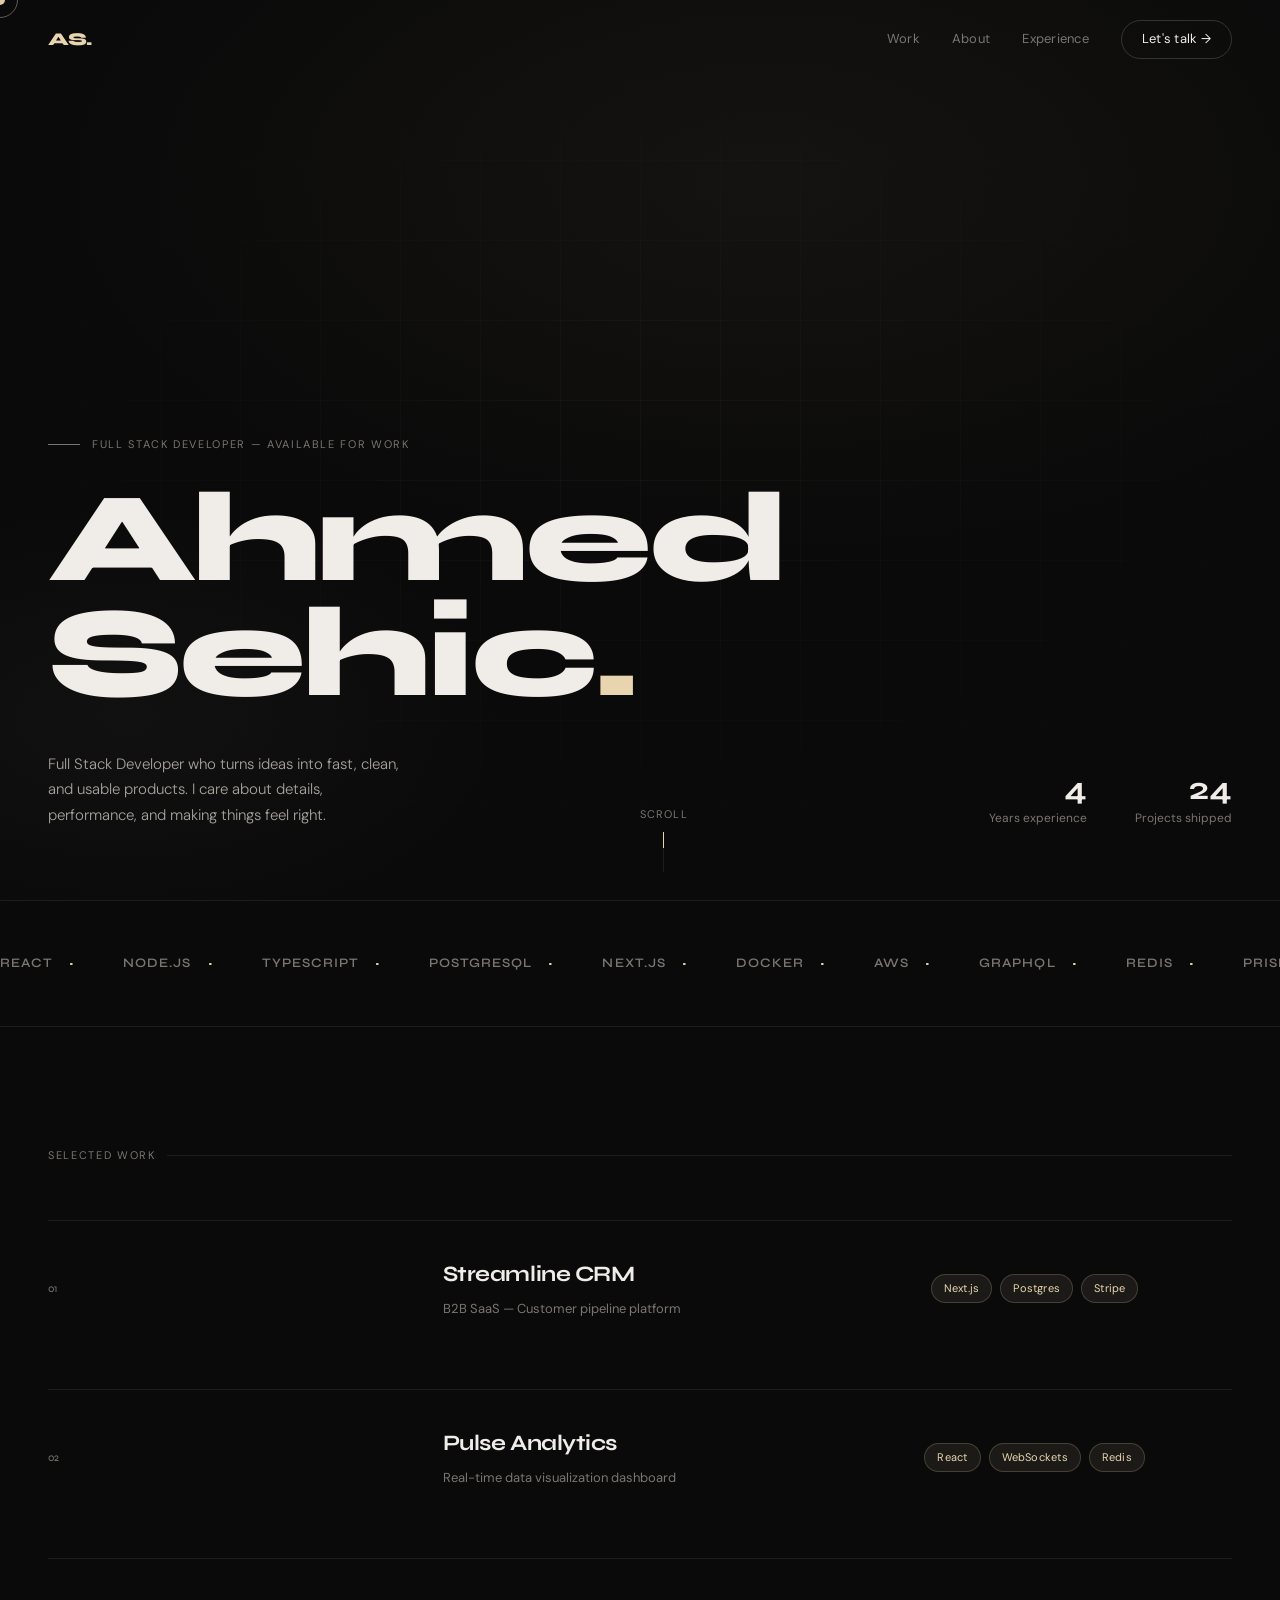
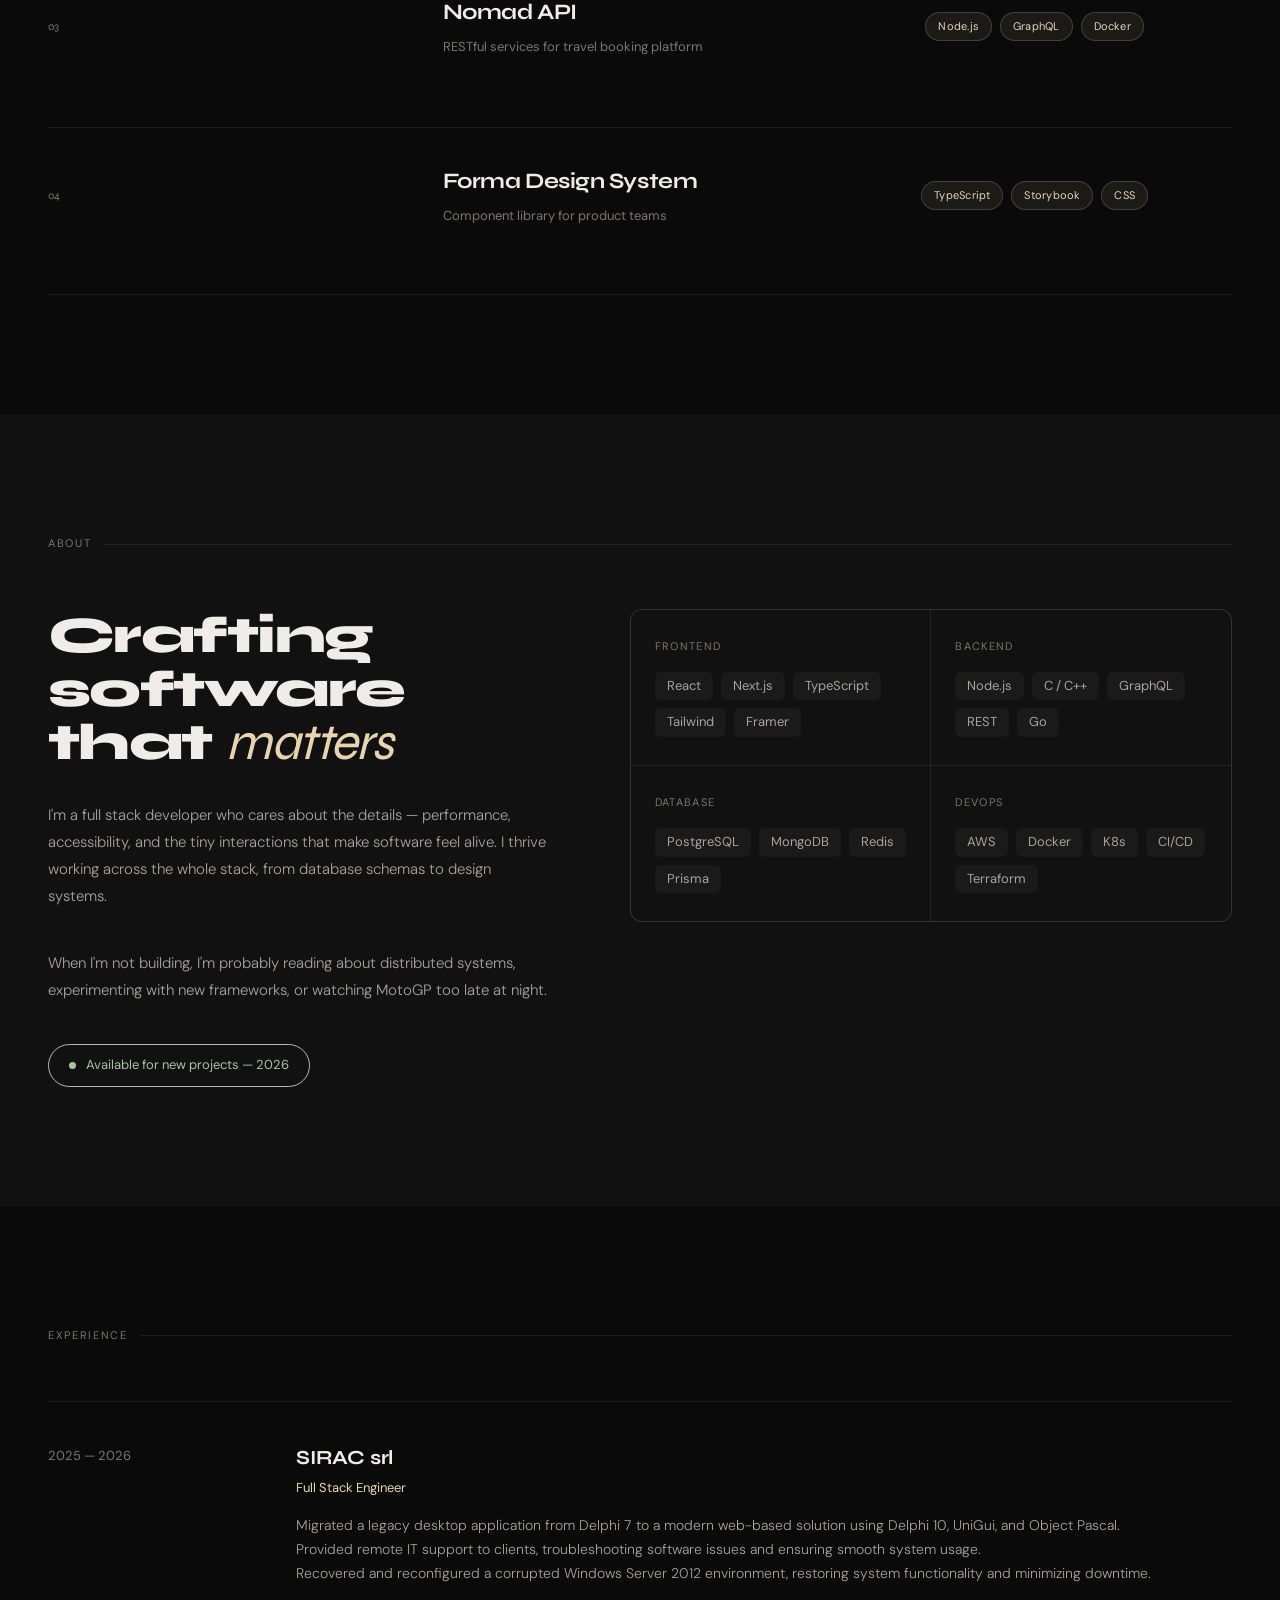
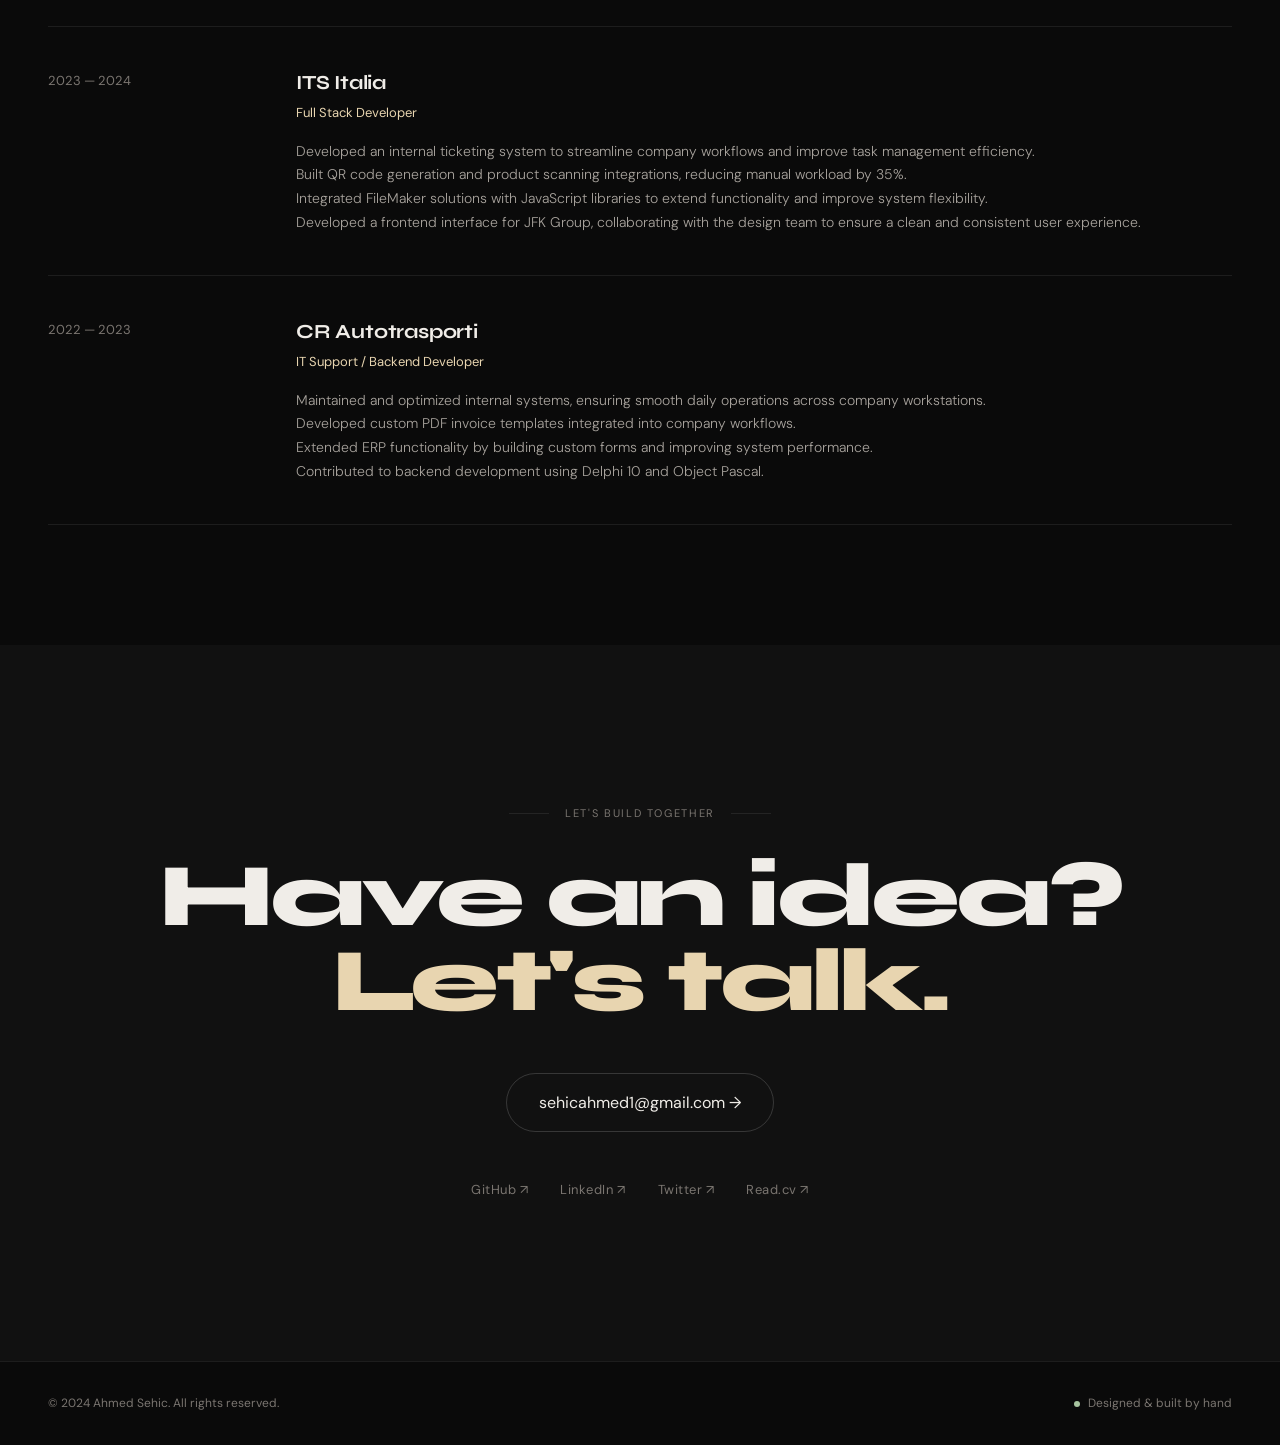
<file: index.html>
<!DOCTYPE html>
<html lang="en">

<head>
  <meta charset="UTF-8">
  <meta name="viewport" content="width=device-width, initial-scale=1.0">
  <title>Portfolio — Full Stack Developer</title>
  <link rel="icon" type="image/svg+xml" href="/favicon.svg" />
  <link rel="preconnect" href="https://fonts.googleapis.com">
  <link rel="preconnect" href="https://fonts.gstatic.com" crossorigin>
  <link
    href="https://fonts.googleapis.com/css2?family=Syne:wght@400;500;600;700;800&family=DM+Sans:ital,opsz,wght@0,9..40,300;0,9..40,400;0,9..40,500;1,9..40,300&display=swap"
    rel="stylesheet">
  <link rel="stylesheet" href="./style.css">

</head>

<body>

  <div id="cursor"></div>
  <div id="cursor-ring"></div>

  <!-- Nav -->
  <nav id="nav">
    <a href="#" class="nav-logo">AS.</a>
    <div class="nav-links">
      <a href="#work">Work</a>
      <a href="#about">About</a>
      <a href="#experience">Experience</a>
      <a href="#contact" class="nav-cta">Let's talk →</a>
    </div>
  </nav>

  <!-- Hero -->
  <section class="hero">
    <div class="hero-bg"></div>
    <div class="hero-grid"></div>

    <div class="hero-label">Full Stack Developer — Available for Work</div>
    <h1 class="hero-name">Ahmed<br>Sehic<span>.</span></h1>
    <div class="hero-bottom">
      <p class="hero-desc">Full Stack Developer who turns ideas into fast, clean, and usable products.
        I care about details, performance, and making things feel right.</p>
      <div class="hero-stats">
        <div class="stat-item">
          <span class="stat-num">4</span>
          <p class="stat-label">Years experience</p>
        </div>
        <div class="stat-item">
          <span class="stat-num">24</span>
          <p class="stat-label">Projects shipped</p>
        </div>
      </div>
    </div>

    <div class="scroll-hint">
      <span>Scroll</span>
      <div class="scroll-line"></div>
    </div>
  </section>

  <!-- Marquee -->
  <div class="marquee-section">
    <div class="marquee-track">
      <div class="marquee-item">React</div>
      <div class="marquee-item">Node.js</div>
      <div class="marquee-item">TypeScript</div>
      <div class="marquee-item">PostgreSQL</div>
      <div class="marquee-item">Next.js</div>
      <div class="marquee-item">Docker</div>
      <div class="marquee-item">AWS</div>
      <div class="marquee-item">GraphQL</div>
      <div class="marquee-item">Redis</div>
      <div class="marquee-item">Prisma</div>
      <div class="marquee-item">Tailwind</div>
      <div class="marquee-item">Kubernetes</div>
      <!-- duplicate for seamless loop -->
      <div class="marquee-item">React</div>
      <div class="marquee-item">Node.js</div>
      <div class="marquee-item">TypeScript</div>
      <div class="marquee-item">PostgreSQL</div>
      <div class="marquee-item">Next.js</div>
      <div class="marquee-item">Docker</div>
      <div class="marquee-item">AWS</div>
      <div class="marquee-item">GraphQL</div>
      <div class="marquee-item">Redis</div>
      <div class="marquee-item">Prisma</div>
      <div class="marquee-item">Tailwind</div>
      <div class="marquee-item">Kubernetes</div>
    </div>
  </div>

  <!-- Work -->
  <section class="work" id="work">
    <div class="section-label reveal">Selected Work</div>
    <div class="projects-grid">

      <div class="project-item reveal">
        <span class="project-num">01</span>
        <div>
          <div class="project-name">Streamline CRM</div>
          <p style="font-size:13px; color: var(--text-muted); margin-top: 6px;">B2B SaaS — Customer pipeline platform
          </p>
        </div>
        <div style="display:flex; gap:8px; flex-wrap:wrap; justify-content: center;">
          <span class="tag">Next.js</span>
          <span class="tag">Postgres</span>
          <span class="tag">Stripe</span>
        </div>
        <span class="project-arrow">↗</span>
      </div>

      <div class="project-item reveal reveal-delay-1">
        <span class="project-num">02</span>
        <div>
          <div class="project-name">Pulse Analytics</div>
          <p style="font-size:13px; color: var(--text-muted); margin-top: 6px;">Real-time data visualization dashboard
          </p>
        </div>
        <div style="display:flex; gap:8px; flex-wrap:wrap; justify-content: center;">
          <span class="tag">React</span>
          <span class="tag">WebSockets</span>
          <span class="tag">Redis</span>
        </div>
        <span class="project-arrow">↗</span>
      </div>

      <div class="project-item reveal reveal-delay-2">
        <span class="project-num">03</span>
        <div>
          <div class="project-name">Nomad API</div>
          <p style="font-size:13px; color: var(--text-muted); margin-top: 6px;">RESTful services for travel booking
            platform</p>
        </div>
        <div style="display:flex; gap:8px; flex-wrap:wrap; justify-content: center;">
          <span class="tag">Node.js</span>
          <span class="tag">GraphQL</span>
          <span class="tag">Docker</span>
        </div>
        <span class="project-arrow">↗</span>
      </div>

      <div class="project-item reveal reveal-delay-3">
        <span class="project-num">04</span>
        <div>
          <div class="project-name">Forma Design System</div>
          <p style="font-size:13px; color: var(--text-muted); margin-top: 6px;">Component library for product teams</p>
        </div>
        <div style="display:flex; gap:8px; flex-wrap:wrap; justify-content: center;">
          <span class="tag">TypeScript</span>
          <span class="tag">Storybook</span>
          <span class="tag">CSS</span>
        </div>
        <span class="project-arrow">↗</span>
      </div>

    </div>
  </section>

  <!-- About -->
  <section class="about" id="about">
    <div class="section-label reveal">About</div>
    <div class="about-inner">
      <div class="about-left reveal">
        <h2 class="about-heading">Crafting software that <em>matters</em></h2>
        <p class="about-body">I'm a full stack developer who cares about the details — performance, accessibility, and
          the tiny interactions that make software feel alive. I thrive working across the whole stack, from database
          schemas to design systems.</p>
        <p class="about-body">When I'm not building, I'm probably reading about distributed systems, experimenting with
          new frameworks, or watching MotoGP too late at night.</p>
        <div class="availability">
          <div class="availability-dot"></div>
          Available for new projects — 2026
        </div>
      </div>
      <div class="about-right reveal reveal-delay-2">
        <div class="skills-grid">
          <div class="skill-block">
            <div class="skill-category">Frontend</div>
            <div class="skill-list">
              <span class="skill-pill">React</span>
              <span class="skill-pill">Next.js</span>
              <span class="skill-pill">TypeScript</span>
              <span class="skill-pill">Tailwind</span>
              <span class="skill-pill">Framer</span>
            </div>
          </div>
          <div class="skill-block">
            <div class="skill-category">Backend</div>
            <div class="skill-list">
              <span class="skill-pill">Node.js</span>
              <span class="skill-pill">C / C++</span>
              <span class="skill-pill">GraphQL</span>
              <span class="skill-pill">REST</span>
              <span class="skill-pill">Go</span>
            </div>
          </div>
          <div class="skill-block">
            <div class="skill-category">Database</div>
            <div class="skill-list">
              <span class="skill-pill">PostgreSQL</span>
              <span class="skill-pill">MongoDB</span>
              <span class="skill-pill">Redis</span>
              <span class="skill-pill">Prisma</span>
            </div>
          </div>
          <div class="skill-block">
            <div class="skill-category">DevOps</div>
            <div class="skill-list">
              <span class="skill-pill">AWS</span>
              <span class="skill-pill">Docker</span>
              <span class="skill-pill">K8s</span>
              <span class="skill-pill">CI/CD</span>
              <span class="skill-pill">Terraform</span>
            </div>
          </div>
        </div>
      </div>
    </div>
  </section>

  <!-- Experience -->
  <section class="experience" id="experience">
    <div class="section-label reveal">Experience</div>
    <div class="exp-list">

      <div class="exp-item reveal">
        <div class="exp-period">2025 — 2026</div>
        <div class="exp-right">
          <div class="exp-company">SIRAC srl</div>
          <div class="exp-role">Full Stack Engineer</div>

          <p class="exp-desc">
            Migrated a legacy desktop application from Delphi 7 to a modern web-based solution using Delphi 10, UniGui,
            and Object Pascal.
          </p>

          <p class="exp-desc">
            Provided remote IT support to clients, troubleshooting software issues and ensuring smooth system usage.
          </p>

          <p class="exp-desc">
            Recovered and reconfigured a corrupted Windows Server 2012 environment, restoring system functionality and
            minimizing downtime.
          </p>
        </div>
      </div>

      <div class="exp-item reveal reveal-delay-1">
        <div class="exp-period">2023 — 2024</div>
        <div class="exp-right">
          <div class="exp-company">ITS Italia</div>
          <div class="exp-role">Full Stack Developer</div>

          <p class="exp-desc">
            Developed an internal ticketing system to streamline company workflows and improve task management
            efficiency.
          </p>

          <p class="exp-desc">
            Built QR code generation and product scanning integrations, reducing manual workload by 35%.
          </p>

          <p class="exp-desc">
            Integrated FileMaker solutions with JavaScript libraries to extend functionality and improve system
            flexibility.
          </p>

          <p class="exp-desc">
            Developed a frontend interface for JFK Group, collaborating with the design team to ensure a clean and
            consistent user experience.
          </p>
        </div>
      </div>

      <div class="exp-item reveal reveal-delay-2">
        <div class="exp-period">2022 — 2023</div>
        <div class="exp-right">
          <div class="exp-company">CR Autotrasporti</div>
          <div class="exp-role">IT Support / Backend Developer</div>
          <p class="exp-desc">
            Maintained and optimized internal systems, ensuring smooth daily operations across company workstations.
          </p>

          <p class="exp-desc">
            Developed custom PDF invoice templates integrated into company workflows.
          </p>

          <p class="exp-desc">
            Extended ERP functionality by building custom forms and improving system performance.
          </p>

          <p class="exp-desc">
            Contributed to backend development using Delphi 10 and Object Pascal.
          </p>

        </div>
      </div>

    </div>
  </section>

  <!-- Contact -->
  <section class="contact" id="contact">
    <div class="contact-overline reveal">Let's build together</div>
    <h2 class="contact-heading reveal">
      Have an idea?
      <span>Let's talk.</span>
    </h2>
    <a href="mailto:sehicahmed1@gmail.com" class="contact-email reveal reveal-delay-1">
      sehicahmed1@gmail.com →
    </a>
    <div class="contact-links reveal reveal-delay-2">
      <a href="#" class="contact-link">GitHub ↗</a>
      <a href="#" class="contact-link">LinkedIn ↗</a>
      <a href="#" class="contact-link">Twitter ↗</a>
      <a href="#" class="contact-link">Read.cv ↗</a>
    </div>
  </section>

  <!-- Footer -->
  <footer>
    <span class="footer-copy">© 2024 Ahmed Sehic. All rights reserved.</span>
    <span class="footer-copy" style="display:flex; align-items:center; gap:8px;">
      <span style="width:6px;height:6px;background:var(--green);border-radius:50%;"></span>
      Designed & built by hand
    </span>
  </footer>
  <script src="./main.js" defer></script>
</body>

</html>
</file>
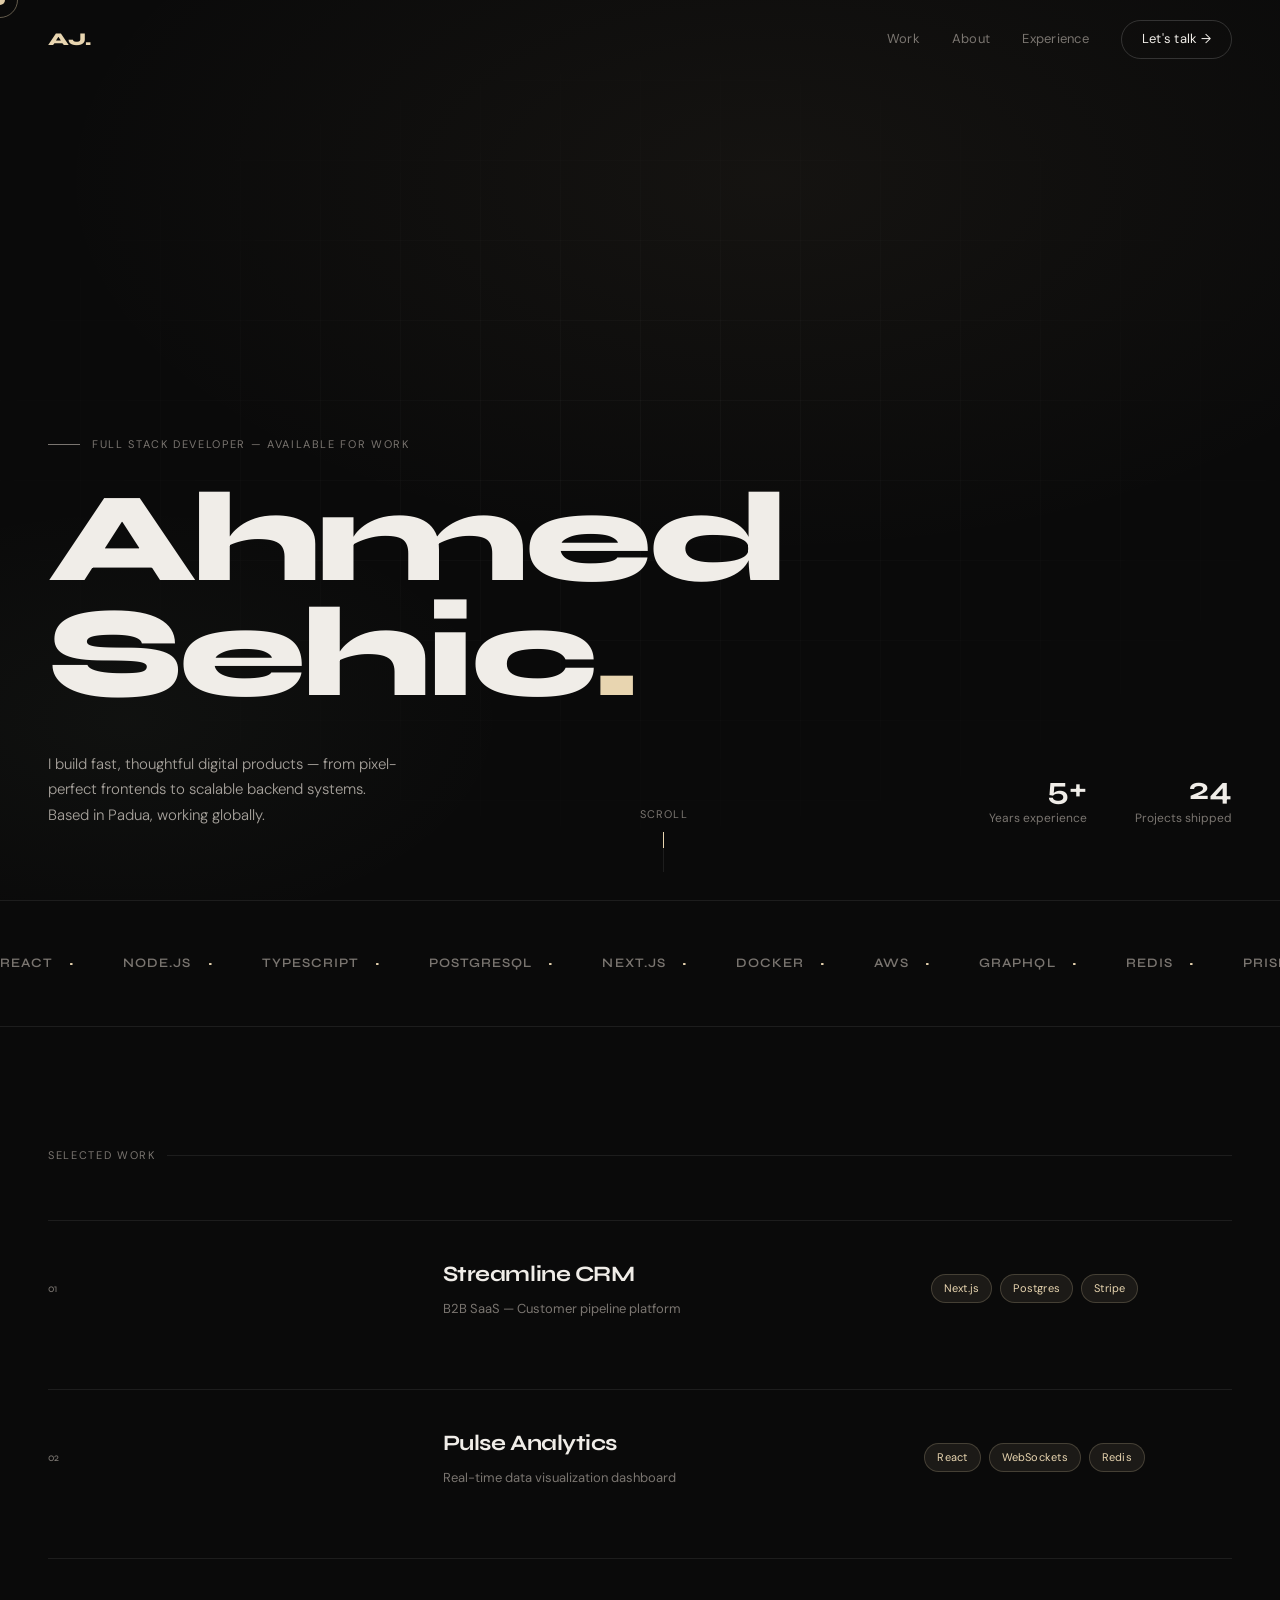
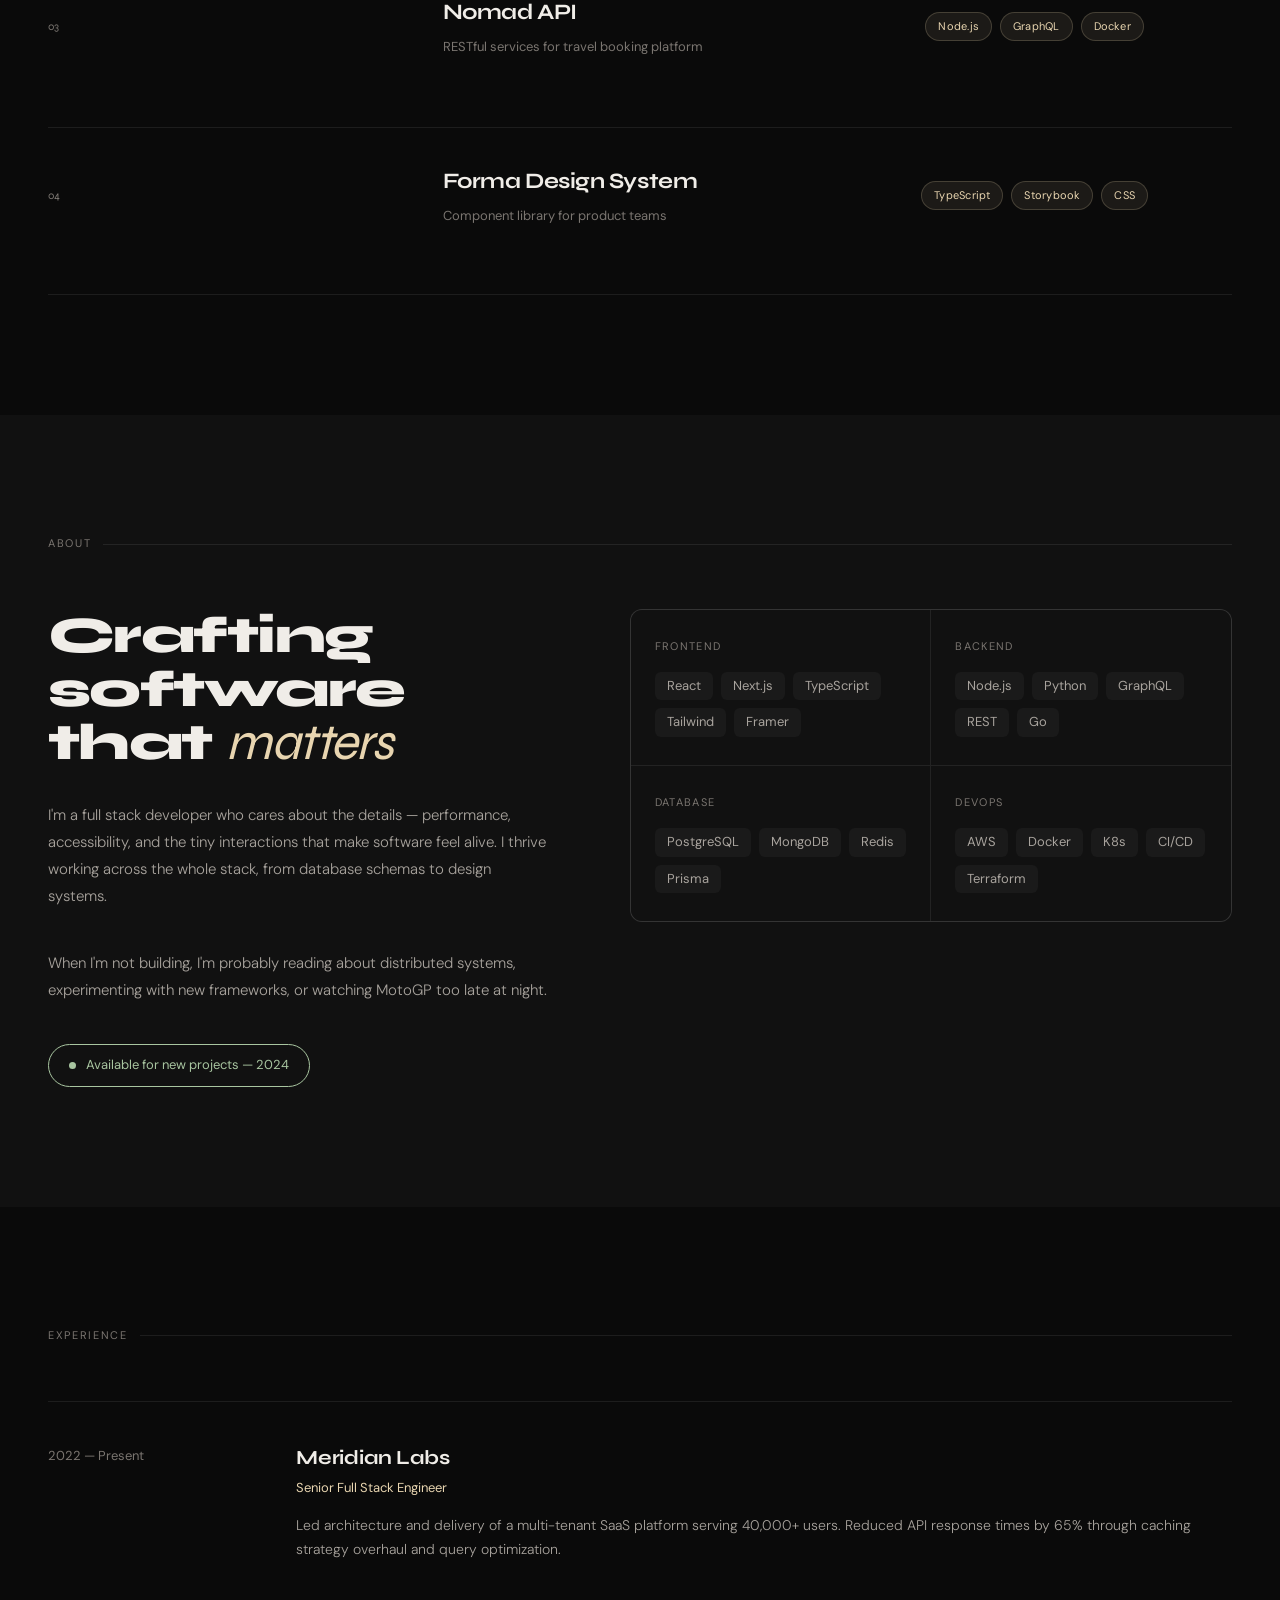
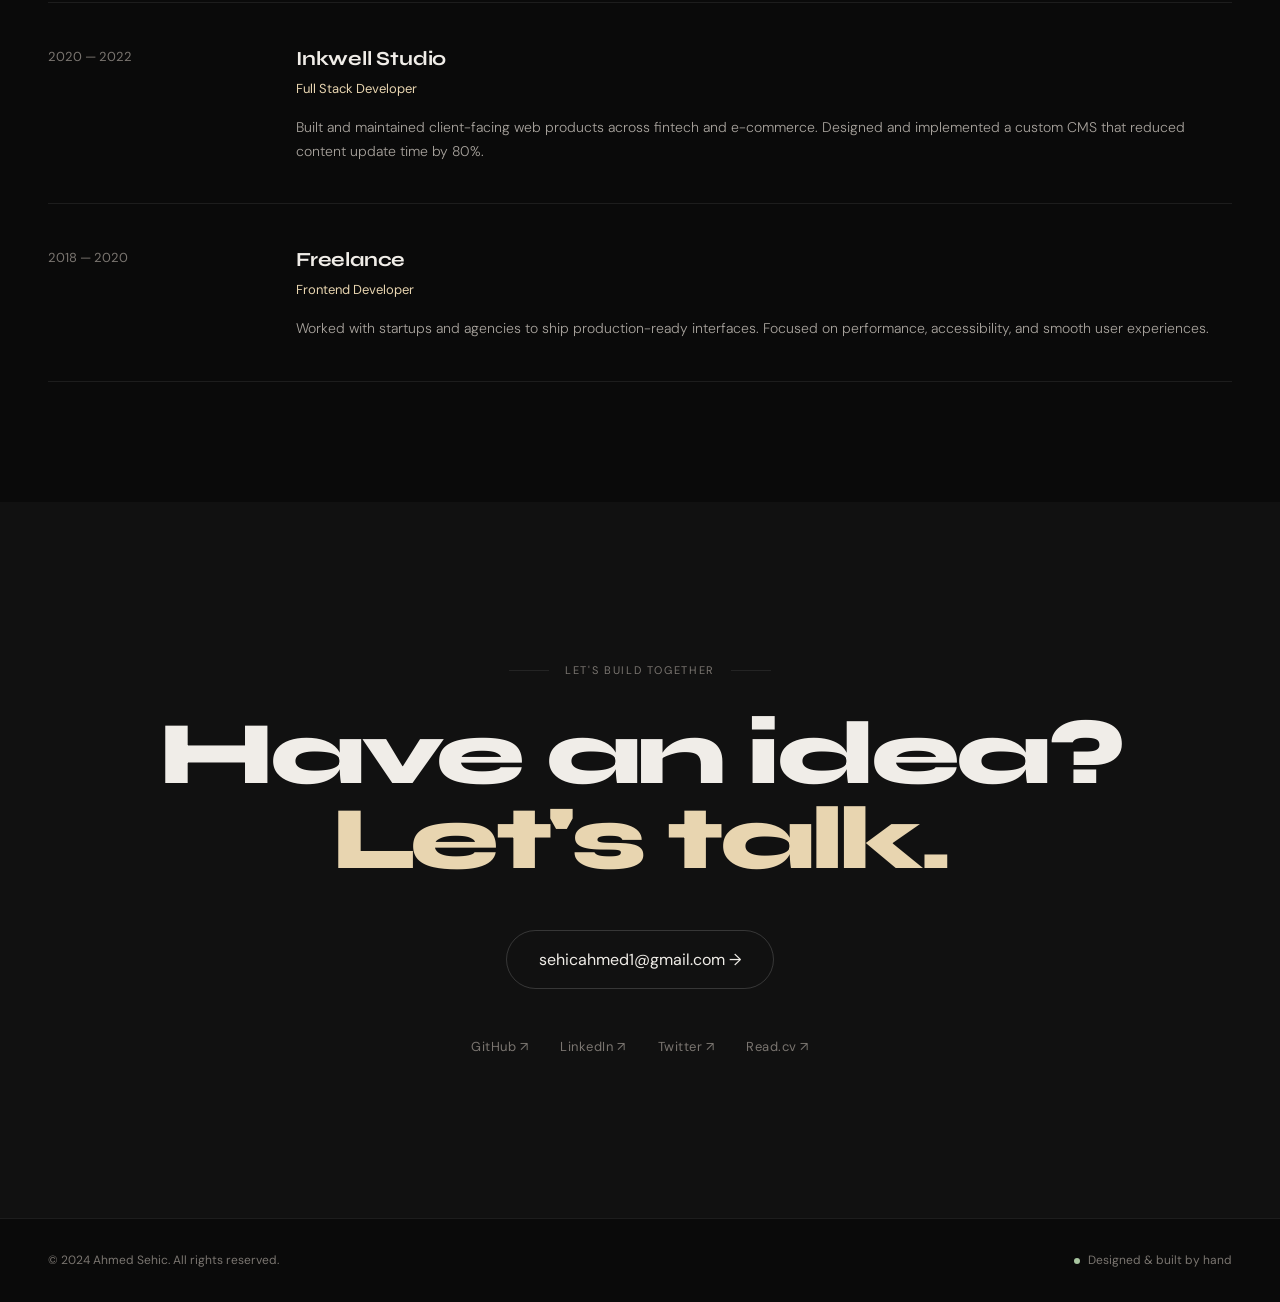
<file: portfolio.html>
<!DOCTYPE html>
<html lang="en">

<head>
  <meta charset="UTF-8">
  <meta name="viewport" content="width=device-width, initial-scale=1.0">
  <title>Portfolio — Full Stack Developer</title>
  <link rel="preconnect" href="https://fonts.googleapis.com">
  <link rel="preconnect" href="https://fonts.gstatic.com" crossorigin>
  <link
    href="https://fonts.googleapis.com/css2?family=Syne:wght@400;500;600;700;800&family=DM+Sans:ital,opsz,wght@0,9..40,300;0,9..40,400;0,9..40,500;1,9..40,300&display=swap"
    rel="stylesheet">
  <link rel="stylesheet" href="./index.css">
</head>

<body>

  <div id="cursor"></div>
  <div id="cursor-ring"></div>

  <!-- Nav -->
  <nav id="nav">
    <a href="#" class="nav-logo">AJ.</a>
    <div class="nav-links">
      <a href="#work">Work</a>
      <a href="#about">About</a>
      <a href="#experience">Experience</a>
      <a href="#contact" class="nav-cta">Let's talk →</a>
    </div>
  </nav>

  <!-- Hero -->
  <section class="hero">
    <div class="hero-bg"></div>
    <div class="hero-grid"></div>

    <div class="hero-label">Full Stack Developer — Available for Work</div>
    <h1 class="hero-name">Ahmed<br>Sehic<span>.</span></h1>
    <div class="hero-bottom">
      <p class="hero-desc">I build fast, thoughtful digital products — from pixel-perfect frontends to scalable backend
        systems. Based in Padua, working globally.</p>
      <div class="hero-stats">
        <div class="stat-item">
          <span class="stat-num">5+</span>
          <p class="stat-label">Years experience</p>
        </div>
        <div class="stat-item">
          <span class="stat-num">24</span>
          <p class="stat-label">Projects shipped</p>
        </div>
      </div>
    </div>

    <div class="scroll-hint">
      <span>Scroll</span>
      <div class="scroll-line"></div>
    </div>
  </section>

  <!-- Marquee -->
  <div class="marquee-section">
    <div class="marquee-track">
      <div class="marquee-item">React</div>
      <div class="marquee-item">Node.js</div>
      <div class="marquee-item">TypeScript</div>
      <div class="marquee-item">PostgreSQL</div>
      <div class="marquee-item">Next.js</div>
      <div class="marquee-item">Docker</div>
      <div class="marquee-item">AWS</div>
      <div class="marquee-item">GraphQL</div>
      <div class="marquee-item">Redis</div>
      <div class="marquee-item">Prisma</div>
      <div class="marquee-item">Tailwind</div>
      <div class="marquee-item">Kubernetes</div>
      <!-- duplicate for seamless loop -->
      <div class="marquee-item">React</div>
      <div class="marquee-item">Node.js</div>
      <div class="marquee-item">TypeScript</div>
      <div class="marquee-item">PostgreSQL</div>
      <div class="marquee-item">Next.js</div>
      <div class="marquee-item">Docker</div>
      <div class="marquee-item">AWS</div>
      <div class="marquee-item">GraphQL</div>
      <div class="marquee-item">Redis</div>
      <div class="marquee-item">Prisma</div>
      <div class="marquee-item">Tailwind</div>
      <div class="marquee-item">Kubernetes</div>
    </div>
  </div>

  <!-- Work -->
  <section class="work" id="work">
    <div class="section-label reveal">Selected Work</div>
    <div class="projects-grid">

      <div class="project-item reveal">
        <span class="project-num">01</span>
        <div>
          <div class="project-name">Streamline CRM</div>
          <p style="font-size:13px; color: var(--text-muted); margin-top: 6px;">B2B SaaS — Customer pipeline platform
          </p>
        </div>
        <div style="display:flex; gap:8px; flex-wrap:wrap; justify-content: center;">
          <span class="tag">Next.js</span>
          <span class="tag">Postgres</span>
          <span class="tag">Stripe</span>
        </div>
        <span class="project-arrow">↗</span>
      </div>

      <div class="project-item reveal reveal-delay-1">
        <span class="project-num">02</span>
        <div>
          <div class="project-name">Pulse Analytics</div>
          <p style="font-size:13px; color: var(--text-muted); margin-top: 6px;">Real-time data visualization dashboard
          </p>
        </div>
        <div style="display:flex; gap:8px; flex-wrap:wrap; justify-content: center;">
          <span class="tag">React</span>
          <span class="tag">WebSockets</span>
          <span class="tag">Redis</span>
        </div>
        <span class="project-arrow">↗</span>
      </div>

      <div class="project-item reveal reveal-delay-2">
        <span class="project-num">03</span>
        <div>
          <div class="project-name">Nomad API</div>
          <p style="font-size:13px; color: var(--text-muted); margin-top: 6px;">RESTful services for travel booking
            platform</p>
        </div>
        <div style="display:flex; gap:8px; flex-wrap:wrap; justify-content: center;">
          <span class="tag">Node.js</span>
          <span class="tag">GraphQL</span>
          <span class="tag">Docker</span>
        </div>
        <span class="project-arrow">↗</span>
      </div>

      <div class="project-item reveal reveal-delay-3">
        <span class="project-num">04</span>
        <div>
          <div class="project-name">Forma Design System</div>
          <p style="font-size:13px; color: var(--text-muted); margin-top: 6px;">Component library for product teams</p>
        </div>
        <div style="display:flex; gap:8px; flex-wrap:wrap; justify-content: center;">
          <span class="tag">TypeScript</span>
          <span class="tag">Storybook</span>
          <span class="tag">CSS</span>
        </div>
        <span class="project-arrow">↗</span>
      </div>

    </div>
  </section>

  <!-- About -->
  <section class="about" id="about">
    <div class="section-label reveal">About</div>
    <div class="about-inner">
      <div class="about-left reveal">
        <h2 class="about-heading">Crafting software that <em>matters</em></h2>
        <p class="about-body">I'm a full stack developer who cares about the details — performance, accessibility, and
          the tiny interactions that make software feel alive. I thrive working across the whole stack, from database
          schemas to design systems.</p>
        <p class="about-body">When I'm not building, I'm probably reading about distributed systems, experimenting with
          new frameworks, or watching MotoGP too late at night.</p>
        <div class="availability">
          <div class="availability-dot"></div>
          Available for new projects — 2024
        </div>
      </div>
      <div class="about-right reveal reveal-delay-2">
        <div class="skills-grid">
          <div class="skill-block">
            <div class="skill-category">Frontend</div>
            <div class="skill-list">
              <span class="skill-pill">React</span>
              <span class="skill-pill">Next.js</span>
              <span class="skill-pill">TypeScript</span>
              <span class="skill-pill">Tailwind</span>
              <span class="skill-pill">Framer</span>
            </div>
          </div>
          <div class="skill-block">
            <div class="skill-category">Backend</div>
            <div class="skill-list">
              <span class="skill-pill">Node.js</span>
              <span class="skill-pill">Python</span>
              <span class="skill-pill">GraphQL</span>
              <span class="skill-pill">REST</span>
              <span class="skill-pill">Go</span>
            </div>
          </div>
          <div class="skill-block">
            <div class="skill-category">Database</div>
            <div class="skill-list">
              <span class="skill-pill">PostgreSQL</span>
              <span class="skill-pill">MongoDB</span>
              <span class="skill-pill">Redis</span>
              <span class="skill-pill">Prisma</span>
            </div>
          </div>
          <div class="skill-block">
            <div class="skill-category">DevOps</div>
            <div class="skill-list">
              <span class="skill-pill">AWS</span>
              <span class="skill-pill">Docker</span>
              <span class="skill-pill">K8s</span>
              <span class="skill-pill">CI/CD</span>
              <span class="skill-pill">Terraform</span>
            </div>
          </div>
        </div>
      </div>
    </div>
  </section>

  <!-- Experience -->
  <section class="experience" id="experience">
    <div class="section-label reveal">Experience</div>
    <div class="exp-list">

      <div class="exp-item reveal">
        <div class="exp-period">2022 — Present</div>
        <div class="exp-right">
          <div class="exp-company">Meridian Labs</div>
          <div class="exp-role">Senior Full Stack Engineer</div>
          <p class="exp-desc">Led architecture and delivery of a multi-tenant SaaS platform serving 40,000+ users.
            Reduced API response times by 65% through caching strategy overhaul and query optimization.</p>
        </div>
      </div>

      <div class="exp-item reveal reveal-delay-1">
        <div class="exp-period">2020 — 2022</div>
        <div class="exp-right">
          <div class="exp-company">Inkwell Studio</div>
          <div class="exp-role">Full Stack Developer</div>
          <p class="exp-desc">Built and maintained client-facing web products across fintech and e-commerce. Designed
            and implemented a custom CMS that reduced content update time by 80%.</p>
        </div>
      </div>

      <div class="exp-item reveal reveal-delay-2">
        <div class="exp-period">2018 — 2020</div>
        <div class="exp-right">
          <div class="exp-company">Freelance</div>
          <div class="exp-role">Frontend Developer</div>
          <p class="exp-desc">Worked with startups and agencies to ship production-ready interfaces. Focused on
            performance, accessibility, and smooth user experiences.</p>
        </div>
      </div>

    </div>
  </section>

  <!-- Contact -->
  <section class="contact" id="contact">
    <div class="contact-overline reveal">Let's build together</div>
    <h2 class="contact-heading reveal">
      Have an idea?
      <span>Let's talk.</span>
    </h2>
    <a href="mailto:alex@example.com" class="contact-email reveal reveal-delay-1">
      sehicahmed1@gmail.com →
    </a>
    <div class="contact-links reveal reveal-delay-2">
      <a href="#" class="contact-link">GitHub ↗</a>
      <a href="#" class="contact-link">LinkedIn ↗</a>
      <a href="#" class="contact-link">Twitter ↗</a>
      <a href="#" class="contact-link">Read.cv ↗</a>
    </div>
  </section>

  <!-- Footer -->
  <footer>
    <span class="footer-copy">© 2024 Ahmed Sehic. All rights reserved.</span>
    <span class="footer-copy" style="display:flex; align-items:center; gap:8px;">
      <span style="width:6px;height:6px;background:var(--green);border-radius:50%;"></span>
      Designed & built by hand
    </span>
  </footer>
  <script src="./main.js" defer></script>
</body>

</html>
</file>
<file: style.css>
*, *::before, *::after { margin: 0; padding: 0; box-sizing: border-box; }

  :root {
    --bg: #0a0a0a;
    --bg2: #111111;
    --bg3: #1a1a1a;
    --surface: #1e1e1e;
    --border: rgba(255,255,255,0.08);
    --border-hover: rgba(255,255,255,0.16);
    --text: #f0ede8;
    --text-muted: #7a7570;
    --text-mid: #a8a39d;
    --accent: #e8d5b0;
    --accent2: #c4a882;
    --green: #a8c5a0;
    --tag-bg: rgba(232,213,176,0.08);
    --tag-border: rgba(232,213,176,0.2);
    --font-display: 'Syne', sans-serif;
    --font-body: 'DM Sans', sans-serif;
    --ease: cubic-bezier(0.16, 1, 0.3, 1);
    --ease2: cubic-bezier(0.4, 0, 0.2, 1);
  }

  html { scroll-behavior: smooth; }

  body {
    background: var(--bg);
    color: var(--text);
    font-family: var(--font-body);
    font-size: 15px;
    line-height: 1.6;
    overflow-x: hidden;
    cursor: none;
  }

  /* Custom cursor */
  #cursor {
    width: 10px; height: 10px;
    background: var(--accent);
    border-radius: 50%;
    position: fixed; top: 0; left: 0;
    pointer-events: none;
    z-index: 9999;
    transform: translate(-50%, -50%);
    transition: transform 0.1s, width 0.3s var(--ease), height 0.3s var(--ease), background 0.3s;
    mix-blend-mode: difference;
  }
  #cursor-ring {
    width: 36px; height: 36px;
    border: 1px solid rgba(232,213,176,0.4);
    border-radius: 50%;
    position: fixed; top: 0; left: 0;
    pointer-events: none;
    z-index: 9998;
    transform: translate(-50%, -50%);
    transition: transform 0.15s var(--ease2), width 0.4s var(--ease), height 0.4s var(--ease), opacity 0.3s;
  }
  body:has(a:hover) #cursor { width: 14px; height: 14px; }
  body:has(a:hover) #cursor-ring { width: 52px; height: 52px; opacity: 0.6; }

  /* Nav */
  nav {
    position: fixed; top: 0; left: 0; right: 0;
    z-index: 100;
    display: flex; align-items: center; justify-content: space-between;
    padding: 20px 48px;
    border-bottom: 1px solid transparent;
    transition: border-color 0.3s, background 0.3s, backdrop-filter 0.3s;
  }
  nav.scrolled {
    border-color: var(--border);
    background: rgba(10,10,10,0.85);
    backdrop-filter: blur(20px);
  }
  .nav-logo {
    font-family: var(--font-display);
    font-weight: 800;
    font-size: 18px;
    letter-spacing: -0.5px;
    color: var(--accent);
    text-decoration: none;
  }
  .nav-links { display: flex; gap: 32px; align-items: center; }
  .nav-links a {
    color: var(--text-muted);
    text-decoration: none;
    font-size: 13px;
    font-weight: 400;
    letter-spacing: 0.02em;
    transition: color 0.2s;
  }
  .nav-links a:hover { color: var(--text); }
  .nav-cta {
    background: transparent;
    border: 1px solid var(--border-hover);
    color: var(--text) !important;
    padding: 8px 20px;
    border-radius: 100px;
    font-size: 13px !important;
    transition: border-color 0.2s, background 0.2s !important;
  }
  .nav-cta:hover { background: var(--surface) !important; border-color: var(--accent) !important; }

  /* Hero */
  .hero {
    min-height: 100vh;
    display: flex; flex-direction: column; justify-content: flex-end;
    padding: 0 48px 72px;
    position: relative;
    overflow: hidden;
  }
  .hero-bg {
    position: absolute; inset: 0;
    background: radial-gradient(ellipse 80% 60% at 60% 20%, rgba(196,168,130,0.06) 0%, transparent 70%),
                radial-gradient(ellipse 50% 40% at 10% 80%, rgba(168,197,160,0.04) 0%, transparent 60%);
  }
  .hero-grid {
    position: absolute; inset: 0;
    background-image: linear-gradient(var(--border) 1px, transparent 1px),
                      linear-gradient(90deg, var(--border) 1px, transparent 1px);
    background-size: 80px 80px;
    mask-image: radial-gradient(ellipse 70% 60% at 50% 50%, black 0%, transparent 80%);
    opacity: 0.4;
  }
  .hero-label {
    font-size: 11px;
    letter-spacing: 0.15em;
    text-transform: uppercase;
    color: var(--text-muted);
    margin-bottom: 28px;
    display: flex; align-items: center; gap: 12px;
    opacity: 0; transform: translateY(20px);
    animation: fadeUp 0.8s var(--ease) 0.2s forwards;
  }
  .hero-label::before {
    content: '';
    display: block; width: 32px; height: 1px;
    background: var(--text-muted);
  }
  .hero-name {
    font-family: var(--font-display);
    font-size: clamp(64px, 10vw, 140px);
    font-weight: 800;
    line-height: 0.9;
    letter-spacing: -0.03em;
    color: var(--text);
    margin-bottom: 40px;
    opacity: 0; transform: translateY(30px);
    animation: fadeUp 1s var(--ease) 0.4s forwards;
  }
  .hero-name span { color: var(--accent); }
  .hero-bottom {
    display: flex; align-items: flex-end; justify-content: space-between;
    opacity: 0; transform: translateY(20px);
    animation: fadeUp 0.8s var(--ease) 0.7s forwards;
  }
  .hero-desc {
    max-width: 360px;
    color: var(--text-mid);
    font-size: 15px;
    line-height: 1.7;
    font-weight: 300;
  }
  .hero-stats {
    display: flex; gap: 48px;
  }
  .stat-item { text-align: right; }
  .stat-num {
    font-family: var(--font-display);
    font-size: 32px;
    font-weight: 700;
    color: var(--text);
    line-height: 1;
    display: block;
  }
  .stat-label { font-size: 12px; color: var(--text-muted); margin-top: 4px; }

  .scroll-hint {
    position: absolute;
    bottom: 28px; left: 50%;
    transform: translateX(-50%);
    display: flex; flex-direction: column; align-items: center; gap: 8px;
    opacity: 0; animation: fadeUp 0.8s var(--ease) 1.2s forwards;
  }
  .scroll-hint span { font-size: 11px; letter-spacing: 0.1em; color: var(--text-muted); text-transform: uppercase; }
  .scroll-line { width: 1px; height: 40px; background: var(--border); position: relative; overflow: hidden; }
  .scroll-line::after {
    content: ''; position: absolute;
    width: 100%; height: 40%;
    background: var(--accent);
    animation: scrollDrop 1.8s ease-in-out infinite;
  }

  /* Section base */
  section { padding: 120px 48px; }
  .section-label {
    font-size: 11px; letter-spacing: 0.15em; text-transform: uppercase;
    color: var(--text-muted); margin-bottom: 56px;
    display: flex; align-items: center; gap: 12px;
  }
  .section-label::after {
    content: ''; flex: 1; height: 1px;
    background: var(--border);
  }

  /* Work */
  .work { background: var(--bg); }
  .projects-grid { display: grid; gap: 2px; }
  .project-item {
    display: grid; grid-template-columns: 1fr 1fr 1fr;
    align-items: center;
    padding: 36px 0;
    border-top: 1px solid var(--border);
    cursor: pointer;
    transition: background 0.3s;
    position: relative;
    overflow: hidden;
  }
  .project-item:last-child { border-bottom: 1px solid var(--border); }
  .project-item::before {
    content: ''; position: absolute;
    inset: 0; background: var(--surface);
    transform: translateX(-100%);
    transition: transform 0.5s var(--ease);
    z-index: 0;
  }
  .project-item:hover::before { transform: translateX(0); }
  .project-item > * { position: relative; z-index: 1; }

  .project-num {
    font-size: 11px; color: var(--text-muted);
    font-family: var(--font-display);
  }
  .project-name {
    font-family: var(--font-display);
    font-size: 22px; font-weight: 700;
    letter-spacing: -0.02em;
    transition: color 0.3s;
  }
  .project-item:hover .project-name { color: var(--accent); }
  .project-tags { display: flex; gap: 8px; flex-wrap: wrap; }
  .tag {
    font-size: 11px; padding: 5px 12px;
    background: var(--tag-bg);
    border: 1px solid var(--tag-border);
    border-radius: 100px;
    color: var(--accent);
    letter-spacing: 0.02em;
  }
  .project-arrow {
    text-align: right;
    font-size: 20px; color: var(--text-muted);
    transform: rotate(-45deg);
    transition: transform 0.3s var(--ease), color 0.3s;
    display: block;
  }
  .project-item:hover .project-arrow {
    transform: rotate(0deg);
    color: var(--accent);
  }

  /* About */
  .about { background: var(--bg2); }
  .about-inner {
    display: grid;
    grid-template-columns: 1fr 1.2fr;
    gap: 80px; align-items: start;
  }
  .about-left {}
  .about-heading {
    font-family: var(--font-display);
    font-size: clamp(36px, 4vw, 60px);
    font-weight: 800;
    line-height: 1.05;
    letter-spacing: -0.03em;
    margin-bottom: 32px;
  }
  .about-heading em {
    font-style: italic;
    color: var(--accent);
    font-weight: 400;
  }
  .about-body {
    color: var(--text-mid);
    font-size: 15px;
    line-height: 1.8;
    font-weight: 300;
    margin-bottom: 40px;
  }
  .availability {
    display: inline-flex; align-items: center; gap: 10px;
    padding: 10px 20px;
    border: 1px solid var(--green);
    border-radius: 100px;
    font-size: 13px;
    color: var(--green);
  }
  .availability-dot {
    width: 7px; height: 7px;
    background: var(--green);
    border-radius: 50%;
    animation: pulse 2s ease-in-out infinite;
  }
  .skills-grid {
    display: grid; grid-template-columns: 1fr 1fr; gap: 1px;
    background: var(--border);
    border: 1px solid var(--border);
    border-radius: 12px; overflow: hidden;
  }
  .skill-block {
    background: var(--bg2);
    padding: 28px 24px;
    transition: background 0.3s;
  }
  .skill-block:hover { background: var(--surface); }
  .skill-category {
    font-size: 11px; letter-spacing: 0.12em; text-transform: uppercase;
    color: var(--text-muted); margin-bottom: 16px;
  }
  .skill-list {
    display: flex; flex-wrap: wrap; gap: 8px;
  }
  .skill-pill {
    font-size: 13px; padding: 4px 12px;
    background: var(--bg3);
    border-radius: 6px;
    color: var(--text-mid);
    font-weight: 400;
  }

  /* Stack marquee */
  .marquee-section {
    background: var(--bg);
    padding: 48px 0;
    overflow: hidden;
    border-top: 1px solid var(--border);
    border-bottom: 1px solid var(--border);
  }
  .marquee-track {
    display: flex; gap: 48px;
    animation: marquee 30s linear infinite;
    width: max-content;
  }
  .marquee-item {
    font-family: var(--font-display);
    font-size: 13px; font-weight: 600;
    letter-spacing: 0.08em; text-transform: uppercase;
    color: var(--text-muted);
    display: flex; align-items: center; gap: 16px;
    white-space: nowrap;
  }
  .marquee-item::after {
    content: '·'; color: var(--accent);
    font-size: 18px;
  }

  /* Experience */
  .experience { background: var(--bg); }
  .exp-list { display: flex; flex-direction: column; }
  .exp-item {
    display: grid; grid-template-columns: 200px 1fr;
    gap: 48px; padding: 40px 0;
    border-top: 1px solid var(--border);
    position: relative;
  }
  .exp-item:last-child { border-bottom: 1px solid var(--border); }
  .exp-period { font-size: 13px; color: var(--text-muted); padding-top: 4px; }
  .exp-right {}
  .exp-company {
    font-family: var(--font-display);
    font-size: 20px; font-weight: 700;
    letter-spacing: -0.01em; margin-bottom: 4px;
  }
  .exp-role { font-size: 13px; color: var(--accent); margin-bottom: 16px; font-weight: 400; }
  .exp-desc { font-size: 14px; color: var(--text-mid); line-height: 1.7; font-weight: 300; }

  /* Contact */
  .contact {
    background: var(--bg2);
    text-align: center;
    padding: 160px 48px;
  }
  .contact-overline {
    font-size: 11px; letter-spacing: 0.15em; text-transform: uppercase;
    color: var(--text-muted); margin-bottom: 32px;
    display: flex; align-items: center; justify-content: center; gap: 16px;
  }
  .contact-overline::before, .contact-overline::after {
    content: ''; width: 40px; height: 1px; background: var(--border);
  }
  .contact-heading {
    font-family: var(--font-display);
    font-size: clamp(48px, 7vw, 100px);
    font-weight: 800; line-height: 0.95;
    letter-spacing: -0.04em;
    margin-bottom: 48px;
  }
  .contact-heading span { color: var(--accent); display: block; }
  .contact-email {
    display: inline-flex; align-items: center; gap: 12px;
    font-size: 16px; color: var(--text);
    text-decoration: none;
    padding: 16px 32px;
    border: 1px solid var(--border-hover);
    border-radius: 100px;
    transition: border-color 0.3s, background 0.3s, transform 0.3s var(--ease);
  }
  .contact-email:hover {
    border-color: var(--accent);
    background: rgba(232,213,176,0.05);
    transform: translateY(-2px);
  }
  .contact-links {
    margin-top: 48px; display: flex; justify-content: center; gap: 32px;
  }
  .contact-link {
    font-size: 13px; color: var(--text-muted);
    text-decoration: none; letter-spacing: 0.04em;
    transition: color 0.2s;
    display: flex; align-items: center; gap: 6px;
  }
  .contact-link:hover { color: var(--text); }

  /* Footer */
  footer {
    padding: 32px 48px;
    display: flex; justify-content: space-between; align-items: center;
    border-top: 1px solid var(--border);
  }
  .footer-copy { font-size: 12px; color: var(--text-muted); }

  /* Animations */
  @keyframes fadeUp {
    to { opacity: 1; transform: translateY(0); }
  }
  @keyframes scrollDrop {
    0% { top: -40%; }
    100% { top: 140%; }
  }
  @keyframes marquee {
    to { transform: translateX(-50%); }
  }
  @keyframes pulse {
    0%, 100% { opacity: 1; transform: scale(1); }
    50% { opacity: 0.5; transform: scale(0.8); }
  }

  /* Scroll reveal */
  .reveal {
    opacity: 0; transform: translateY(32px);
    transition: opacity 0.8s var(--ease), transform 0.8s var(--ease);
  }
  .reveal.visible { opacity: 1; transform: translateY(0); }
  .reveal-delay-1 { transition-delay: 0.1s; }
  .reveal-delay-2 { transition-delay: 0.2s; }
  .reveal-delay-3 { transition-delay: 0.3s; }

  /* Selection */
  ::selection { background: rgba(232,213,176,0.2); color: var(--accent); }

  @media (max-width: 768px) {
    nav { padding: 16px 24px; }
    .nav-links { display: none; }
    .hero { padding: 0 24px 64px; }
    .hero-bottom { flex-direction: column; gap: 32px; align-items: flex-start; }
    .hero-stats { gap: 32px; }
    .stat-item { text-align: left; }
    section { padding: 80px 24px; }
    .about-inner { grid-template-columns: 1fr; gap: 48px; }
    .exp-item { grid-template-columns: 1fr; gap: 8px; }
    .project-item { grid-template-columns: 40px 1fr auto; }
    .project-tags { display: none; }
    footer { flex-direction: column; gap: 12px; text-align: center; }
  }
</file>
<file: index.css>
*, *::before, *::after { margin: 0; padding: 0; box-sizing: border-box; }

  :root {
    --bg: #0a0a0a;
    --bg2: #111111;
    --bg3: #1a1a1a;
    --surface: #1e1e1e;
    --border: rgba(255,255,255,0.08);
    --border-hover: rgba(255,255,255,0.16);
    --text: #f0ede8;
    --text-muted: #7a7570;
    --text-mid: #a8a39d;
    --accent: #e8d5b0;
    --accent2: #c4a882;
    --green: #a8c5a0;
    --tag-bg: rgba(232,213,176,0.08);
    --tag-border: rgba(232,213,176,0.2);
    --font-display: 'Syne', sans-serif;
    --font-body: 'DM Sans', sans-serif;
    --ease: cubic-bezier(0.16, 1, 0.3, 1);
    --ease2: cubic-bezier(0.4, 0, 0.2, 1);
  }

  html { scroll-behavior: smooth; }

  body {
    background: var(--bg);
    color: var(--text);
    font-family: var(--font-body);
    font-size: 15px;
    line-height: 1.6;
    overflow-x: hidden;
    cursor: none;
  }

  /* Custom cursor */
  #cursor {
    width: 10px; height: 10px;
    background: var(--accent);
    border-radius: 50%;
    position: fixed; top: 0; left: 0;
    pointer-events: none;
    z-index: 9999;
    transform: translate(-50%, -50%);
    transition: transform 0.1s, width 0.3s var(--ease), height 0.3s var(--ease), background 0.3s;
    mix-blend-mode: difference;
  }
  #cursor-ring {
    width: 36px; height: 36px;
    border: 1px solid rgba(232,213,176,0.4);
    border-radius: 50%;
    position: fixed; top: 0; left: 0;
    pointer-events: none;
    z-index: 9998;
    transform: translate(-50%, -50%);
    transition: transform 0.15s var(--ease2), width 0.4s var(--ease), height 0.4s var(--ease), opacity 0.3s;
  }
  body:has(a:hover) #cursor { width: 14px; height: 14px; }
  body:has(a:hover) #cursor-ring { width: 52px; height: 52px; opacity: 0.6; }

  /* Nav */
  nav {
    position: fixed; top: 0; left: 0; right: 0;
    z-index: 100;
    display: flex; align-items: center; justify-content: space-between;
    padding: 20px 48px;
    border-bottom: 1px solid transparent;
    transition: border-color 0.3s, background 0.3s, backdrop-filter 0.3s;
  }
  nav.scrolled {
    border-color: var(--border);
    background: rgba(10,10,10,0.85);
    backdrop-filter: blur(20px);
  }
  .nav-logo {
    font-family: var(--font-display);
    font-weight: 800;
    font-size: 18px;
    letter-spacing: -0.5px;
    color: var(--accent);
    text-decoration: none;
  }
  .nav-links { display: flex; gap: 32px; align-items: center; }
  .nav-links a {
    color: var(--text-muted);
    text-decoration: none;
    font-size: 13px;
    font-weight: 400;
    letter-spacing: 0.02em;
    transition: color 0.2s;
  }
  .nav-links a:hover { color: var(--text); }
  .nav-cta {
    background: transparent;
    border: 1px solid var(--border-hover);
    color: var(--text) !important;
    padding: 8px 20px;
    border-radius: 100px;
    font-size: 13px !important;
    transition: border-color 0.2s, background 0.2s !important;
  }
  .nav-cta:hover { background: var(--surface) !important; border-color: var(--accent) !important; }

  /* Hero */
  .hero {
    min-height: 100vh;
    display: flex; flex-direction: column; justify-content: flex-end;
    padding: 0 48px 72px;
    position: relative;
    overflow: hidden;
  }
  .hero-bg {
    position: absolute; inset: 0;
    background: radial-gradient(ellipse 80% 60% at 60% 20%, rgba(196,168,130,0.06) 0%, transparent 70%),
                radial-gradient(ellipse 50% 40% at 10% 80%, rgba(168,197,160,0.04) 0%, transparent 60%);
  }
  .hero-grid {
    position: absolute; inset: 0;
    background-image: linear-gradient(var(--border) 1px, transparent 1px),
                      linear-gradient(90deg, var(--border) 1px, transparent 1px);
    background-size: 80px 80px;
    mask-image: radial-gradient(ellipse 70% 60% at 50% 50%, black 0%, transparent 80%);
    opacity: 0.4;
  }
  .hero-label {
    font-size: 11px;
    letter-spacing: 0.15em;
    text-transform: uppercase;
    color: var(--text-muted);
    margin-bottom: 28px;
    display: flex; align-items: center; gap: 12px;
    opacity: 0; transform: translateY(20px);
    animation: fadeUp 0.8s var(--ease) 0.2s forwards;
  }
  .hero-label::before {
    content: '';
    display: block; width: 32px; height: 1px;
    background: var(--text-muted);
  }
  .hero-name {
    font-family: var(--font-display);
    font-size: clamp(64px, 10vw, 140px);
    font-weight: 800;
    line-height: 0.9;
    letter-spacing: -0.03em;
    color: var(--text);
    margin-bottom: 40px;
    opacity: 0; transform: translateY(30px);
    animation: fadeUp 1s var(--ease) 0.4s forwards;
  }
  .hero-name span { color: var(--accent); }
  .hero-bottom {
    display: flex; align-items: flex-end; justify-content: space-between;
    opacity: 0; transform: translateY(20px);
    animation: fadeUp 0.8s var(--ease) 0.7s forwards;
  }
  .hero-desc {
    max-width: 360px;
    color: var(--text-mid);
    font-size: 15px;
    line-height: 1.7;
    font-weight: 300;
  }
  .hero-stats {
    display: flex; gap: 48px;
  }
  .stat-item { text-align: right; }
  .stat-num {
    font-family: var(--font-display);
    font-size: 32px;
    font-weight: 700;
    color: var(--text);
    line-height: 1;
    display: block;
  }
  .stat-label { font-size: 12px; color: var(--text-muted); margin-top: 4px; }

  .scroll-hint {
    position: absolute;
    bottom: 28px; left: 50%;
    transform: translateX(-50%);
    display: flex; flex-direction: column; align-items: center; gap: 8px;
    opacity: 0; animation: fadeUp 0.8s var(--ease) 1.2s forwards;
  }
  .scroll-hint span { font-size: 11px; letter-spacing: 0.1em; color: var(--text-muted); text-transform: uppercase; }
  .scroll-line { width: 1px; height: 40px; background: var(--border); position: relative; overflow: hidden; }
  .scroll-line::after {
    content: ''; position: absolute;
    width: 100%; height: 40%;
    background: var(--accent);
    animation: scrollDrop 1.8s ease-in-out infinite;
  }

  /* Section base */
  section { padding: 120px 48px; }
  .section-label {
    font-size: 11px; letter-spacing: 0.15em; text-transform: uppercase;
    color: var(--text-muted); margin-bottom: 56px;
    display: flex; align-items: center; gap: 12px;
  }
  .section-label::after {
    content: ''; flex: 1; height: 1px;
    background: var(--border);
  }

  /* Work */
  .work { background: var(--bg); }
  .projects-grid { display: grid; gap: 2px; }
  .project-item {
    display: grid; grid-template-columns: 1fr 1fr 1fr;
    align-items: center;
    padding: 36px 0;
    border-top: 1px solid var(--border);
    cursor: pointer;
    transition: background 0.3s;
    position: relative;
    overflow: hidden;
  }
  .project-item:last-child { border-bottom: 1px solid var(--border); }
  .project-item::before {
    content: ''; position: absolute;
    inset: 0; background: var(--surface);
    transform: translateX(-100%);
    transition: transform 0.5s var(--ease);
    z-index: 0;
  }
  .project-item:hover::before { transform: translateX(0); }
  .project-item > * { position: relative; z-index: 1; }

  .project-num {
    font-size: 11px; color: var(--text-muted);
    font-family: var(--font-display);
  }
  .project-name {
    font-family: var(--font-display);
    font-size: 22px; font-weight: 700;
    letter-spacing: -0.02em;
    transition: color 0.3s;
  }
  .project-item:hover .project-name { color: var(--accent); }
  .project-tags { display: flex; gap: 8px; flex-wrap: wrap; }
  .tag {
    font-size: 11px; padding: 5px 12px;
    background: var(--tag-bg);
    border: 1px solid var(--tag-border);
    border-radius: 100px;
    color: var(--accent);
    letter-spacing: 0.02em;
  }
  .project-arrow {
    text-align: right;
    font-size: 20px; color: var(--text-muted);
    transform: rotate(-45deg);
    transition: transform 0.3s var(--ease), color 0.3s;
    display: block;
  }
  .project-item:hover .project-arrow {
    transform: rotate(0deg);
    color: var(--accent);
  }

  /* About */
  .about { background: var(--bg2); }
  .about-inner {
    display: grid;
    grid-template-columns: 1fr 1.2fr;
    gap: 80px; align-items: start;
  }
  .about-left {}
  .about-heading {
    font-family: var(--font-display);
    font-size: clamp(36px, 4vw, 60px);
    font-weight: 800;
    line-height: 1.05;
    letter-spacing: -0.03em;
    margin-bottom: 32px;
  }
  .about-heading em {
    font-style: italic;
    color: var(--accent);
    font-weight: 400;
  }
  .about-body {
    color: var(--text-mid);
    font-size: 15px;
    line-height: 1.8;
    font-weight: 300;
    margin-bottom: 40px;
  }
  .availability {
    display: inline-flex; align-items: center; gap: 10px;
    padding: 10px 20px;
    border: 1px solid var(--green);
    border-radius: 100px;
    font-size: 13px;
    color: var(--green);
  }
  .availability-dot {
    width: 7px; height: 7px;
    background: var(--green);
    border-radius: 50%;
    animation: pulse 2s ease-in-out infinite;
  }
  .skills-grid {
    display: grid; grid-template-columns: 1fr 1fr; gap: 1px;
    background: var(--border);
    border: 1px solid var(--border);
    border-radius: 12px; overflow: hidden;
  }
  .skill-block {
    background: var(--bg2);
    padding: 28px 24px;
    transition: background 0.3s;
  }
  .skill-block:hover { background: var(--surface); }
  .skill-category {
    font-size: 11px; letter-spacing: 0.12em; text-transform: uppercase;
    color: var(--text-muted); margin-bottom: 16px;
  }
  .skill-list {
    display: flex; flex-wrap: wrap; gap: 8px;
  }
  .skill-pill {
    font-size: 13px; padding: 4px 12px;
    background: var(--bg3);
    border-radius: 6px;
    color: var(--text-mid);
    font-weight: 400;
  }

  /* Stack marquee */
  .marquee-section {
    background: var(--bg);
    padding: 48px 0;
    overflow: hidden;
    border-top: 1px solid var(--border);
    border-bottom: 1px solid var(--border);
  }
  .marquee-track {
    display: flex; gap: 48px;
    animation: marquee 30s linear infinite;
    width: max-content;
  }
  .marquee-item {
    font-family: var(--font-display);
    font-size: 13px; font-weight: 600;
    letter-spacing: 0.08em; text-transform: uppercase;
    color: var(--text-muted);
    display: flex; align-items: center; gap: 16px;
    white-space: nowrap;
  }
  .marquee-item::after {
    content: '·'; color: var(--accent);
    font-size: 18px;
  }

  /* Experience */
  .experience { background: var(--bg); }
  .exp-list { display: flex; flex-direction: column; }
  .exp-item {
    display: grid; grid-template-columns: 200px 1fr;
    gap: 48px; padding: 40px 0;
    border-top: 1px solid var(--border);
    position: relative;
  }
  .exp-item:last-child { border-bottom: 1px solid var(--border); }
  .exp-period { font-size: 13px; color: var(--text-muted); padding-top: 4px; }
  .exp-right {}
  .exp-company {
    font-family: var(--font-display);
    font-size: 20px; font-weight: 700;
    letter-spacing: -0.01em; margin-bottom: 4px;
  }
  .exp-role { font-size: 13px; color: var(--accent); margin-bottom: 16px; font-weight: 400; }
  .exp-desc { font-size: 14px; color: var(--text-mid); line-height: 1.7; font-weight: 300; }

  /* Contact */
  .contact {
    background: var(--bg2);
    text-align: center;
    padding: 160px 48px;
  }
  .contact-overline {
    font-size: 11px; letter-spacing: 0.15em; text-transform: uppercase;
    color: var(--text-muted); margin-bottom: 32px;
    display: flex; align-items: center; justify-content: center; gap: 16px;
  }
  .contact-overline::before, .contact-overline::after {
    content: ''; width: 40px; height: 1px; background: var(--border);
  }
  .contact-heading {
    font-family: var(--font-display);
    font-size: clamp(48px, 7vw, 100px);
    font-weight: 800; line-height: 0.95;
    letter-spacing: -0.04em;
    margin-bottom: 48px;
  }
  .contact-heading span { color: var(--accent); display: block; }
  .contact-email {
    display: inline-flex; align-items: center; gap: 12px;
    font-size: 16px; color: var(--text);
    text-decoration: none;
    padding: 16px 32px;
    border: 1px solid var(--border-hover);
    border-radius: 100px;
    transition: border-color 0.3s, background 0.3s, transform 0.3s var(--ease);
  }
  .contact-email:hover {
    border-color: var(--accent);
    background: rgba(232,213,176,0.05);
    transform: translateY(-2px);
  }
  .contact-links {
    margin-top: 48px; display: flex; justify-content: center; gap: 32px;
  }
  .contact-link {
    font-size: 13px; color: var(--text-muted);
    text-decoration: none; letter-spacing: 0.04em;
    transition: color 0.2s;
    display: flex; align-items: center; gap: 6px;
  }
  .contact-link:hover { color: var(--text); }

  /* Footer */
  footer {
    padding: 32px 48px;
    display: flex; justify-content: space-between; align-items: center;
    border-top: 1px solid var(--border);
  }
  .footer-copy { font-size: 12px; color: var(--text-muted); }

  /* Animations */
  @keyframes fadeUp {
    to { opacity: 1; transform: translateY(0); }
  }
  @keyframes scrollDrop {
    0% { top: -40%; }
    100% { top: 140%; }
  }
  @keyframes marquee {
    to { transform: translateX(-50%); }
  }
  @keyframes pulse {
    0%, 100% { opacity: 1; transform: scale(1); }
    50% { opacity: 0.5; transform: scale(0.8); }
  }

  /* Scroll reveal */
  .reveal {
    opacity: 0; transform: translateY(32px);
    transition: opacity 0.8s var(--ease), transform 0.8s var(--ease);
  }
  .reveal.visible { opacity: 1; transform: translateY(0); }
  .reveal-delay-1 { transition-delay: 0.1s; }
  .reveal-delay-2 { transition-delay: 0.2s; }
  .reveal-delay-3 { transition-delay: 0.3s; }

  /* Selection */
  ::selection { background: rgba(232,213,176,0.2); color: var(--accent); }

  @media (max-width: 768px) {
    nav { padding: 16px 24px; }
    .nav-links { display: none; }
    .hero { padding: 0 24px 64px; }
    .hero-bottom { flex-direction: column; gap: 32px; align-items: flex-start; }
    .hero-stats { gap: 32px; }
    .stat-item { text-align: left; }
    section { padding: 80px 24px; }
    .about-inner { grid-template-columns: 1fr; gap: 48px; }
    .exp-item { grid-template-columns: 1fr; gap: 8px; }
    .project-item { grid-template-columns: 40px 1fr auto; }
    .project-tags { display: none; }
    footer { flex-direction: column; gap: 12px; text-align: center; }
  }
</file>
